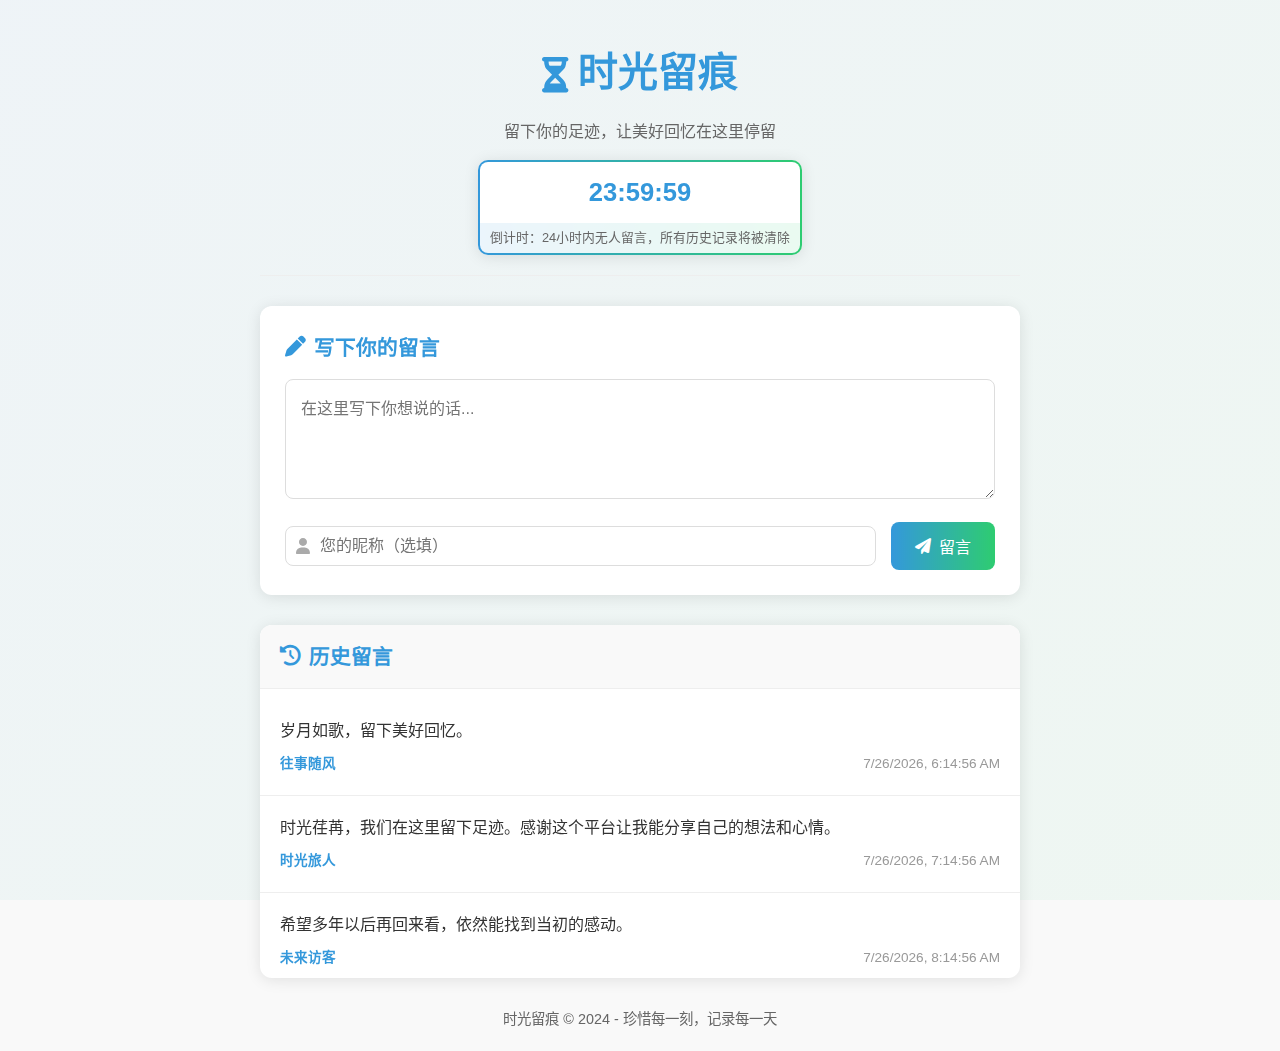
<file: index.html>
<!DOCTYPE html>
<html lang="zh-CN">
<head>
    <meta charset="UTF-8">
    <meta name="viewport" content="width=device-width, initial-scale=1.0">
    <title>时光留痕 - 让回忆永存</title>
    <link rel="stylesheet" href="css/style.css">
    <link rel="stylesheet" href="https://cdnjs.cloudflare.com/ajax/libs/font-awesome/6.0.0-beta3/css/all.min.css">
</head>
<body>
    <div class="container">
        <header>
            <div class="logo-container">
                <i class="fas fa-hourglass-half logo-icon"></i>
                <h1>时光留痕</h1>
            </div>
            <p class="slogan">留下你的足迹，让美好回忆在这里停留</p>
            <div class="timer-container">
                <div class="timer" id="timer">24:00:00</div>
                <p class="timer-info">倒计时：<span id="timer-explanation">24小时内无人留言，所有历史记录将被清除</span></p>
            </div>
        </header>
        
        <main>
            <section class="message-form">
                <h2><i class="fas fa-pen"></i> 写下你的留言</h2>
                <form id="message-form">
                    <textarea id="message-content" placeholder="在这里写下你想说的话..."></textarea>
                    <div class="form-footer">
                        <div class="input-group">
                            <i class="fas fa-user"></i>
                            <input type="text" id="username" placeholder="您的昵称（选填）">
                        </div>
                        <button type="submit"><i class="fas fa-paper-plane"></i> 留言</button>
                    </div>
                </form>
            </section>
            
            <section class="message-list">
                <h2><i class="fas fa-history"></i> 历史留言</h2>
                <div class="message-list-container">
                    <!-- JavaScript将在这里渲染留言 -->
                </div>
            </section>
        </main>
        
        <footer>
            <p>时光留痕 &copy; 2024 - 珍惜每一刻，记录每一天</p>
        </footer>
    </div>
    
    <div class="background-effect"></div>
    <script src="js/script.js"></script>
</body>
</html>
</file>
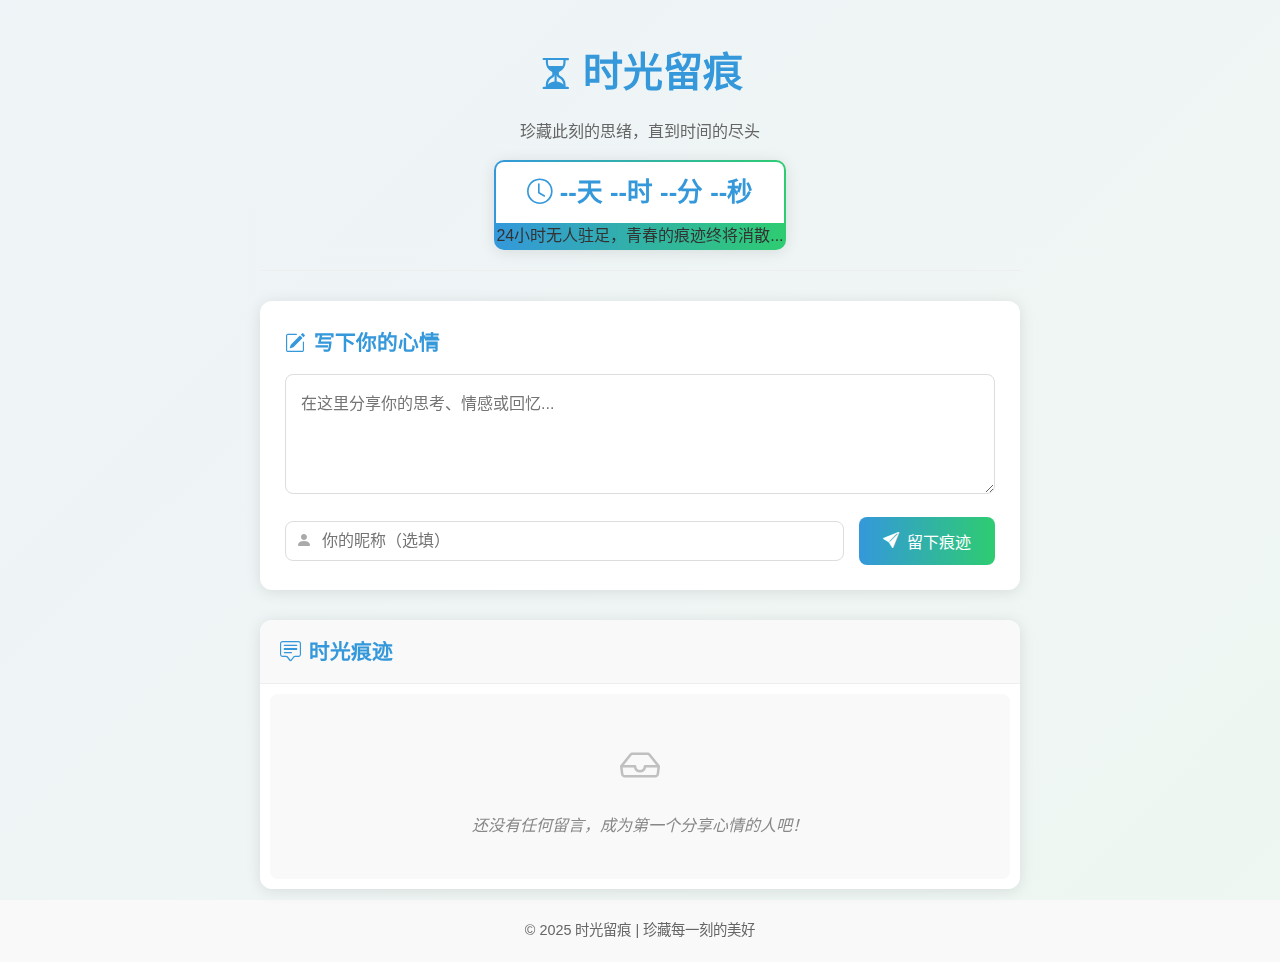
<file: src/main/resources/templates/index.html>
<!DOCTYPE html>
<html lang="zh-CN">
<head>
    <meta charset="UTF-8">
    <meta name="viewport" content="width=device-width, initial-scale=1.0">
    <title>时光留痕 - 珍藏此刻的思绪</title>
    <link rel="stylesheet" href="https://cdn.jsdelivr.net/npm/bootstrap-icons@1.10.0/font/bootstrap-icons.css">
    <link rel="stylesheet" href="/css/style.css">
    <link rel="stylesheet" href="https://fonts.googleapis.com/css2?family=Noto+Sans+SC:wght@300;400;500;700&display=swap">
    <meta name="description" content="时光留痕 - 在这里留下你的思绪，倾诉你的心声，直到时间结束的那一刻">
</head>
<body>
    <div class="background-effect"></div>
    
    <div class="container">
        <header>
            <div class="logo-container">
                <i class="bi bi-hourglass-split logo-icon"></i>
                <h1>时光留痕</h1>
            </div>
            <div class="slogan">珍藏此刻的思绪，直到时间的尽头</div>
            
            <div class="timer-container">
                <div class="timer" id="countdown">
                    <i class="bi bi-clock"></i> 
                    <span id="days">--</span>天
                    <span id="hours">--</span>时
                    <span id="minutes">--</span>分
                    <span id="seconds">--</span>秒
                </div>
                <div class="countdown-notice">
                    24小时无人驻足，青春的痕迹终将消散...
                </div>
            </div>
        </header>

        <main>
            <section class="message-form">
                <h2><i class="bi bi-pencil-square"></i> 写下你的心情</h2>
                <form id="messageForm">
                    <textarea id="messageContent" placeholder="在这里分享你的思考、情感或回忆..." required></textarea>
                    <div class="form-footer">
                        <div class="input-group">
                            <i class="bi bi-person-fill"></i>
                            <input type="text" id="username" placeholder="你的昵称（选填）">
                        </div>
                        <button type="submit">
                            <i class="bi bi-send-fill"></i> 留下痕迹
                        </button>
                    </div>
                </form>
            </section>

            <section class="message-list">
                <h2><i class="bi bi-chat-square-text"></i> 时光痕迹</h2>
                <div id="messageContainer">
                    <!-- 消息内容将通过JavaScript动态加载 -->
                    <div class="empty-message" id="emptyMessage">
                        <i class="bi bi-inbox" style="font-size: 2.5rem; display: block; margin-bottom: 15px; opacity: 0.5;"></i>
                        还没有任何留言，成为第一个分享心情的人吧！
                    </div>
                </div>
            </section>
        </main>

        <footer>
            <p>&copy; 2025 时光留痕 | 珍藏每一刻的美好</p>
        </footer>
    </div>

    <div class="notification" id="notification"></div>

    <script src="/js/script.js"></script>
</body>
</html>
</file>
<file: css/style.css>
* {
    margin: 0;
    padding: 0;
    box-sizing: border-box;
    font-family: 'Microsoft YaHei', Arial, sans-serif;
}

:root {
    --primary-color: #3498db;
    --secondary-color: #2ecc71;
    --text-color: #333;
    --light-text: #666;
    --border-color: #eee;
    --box-shadow: 0 2px 15px rgba(0, 0, 0, 0.1);
    --gradient-start: #3498db;
    --gradient-end: #2ecc71;
    --success-color: #2ecc71;
    --error-color: #e74c3c;
    --warning-color: #f39c12;
}

body {
    background-color: #f9f9f9;
    color: var(--text-color);
    line-height: 1.6;
    position: relative;
    min-height: 100vh;
}

.background-effect {
    position: fixed;
    top: 0;
    left: 0;
    width: 100%;
    height: 100%;
    background: linear-gradient(135deg, rgba(52, 152, 219, 0.05) 0%, rgba(46, 204, 113, 0.05) 100%);
    z-index: -1;
}

.container {
    max-width: 800px;
    margin: 0 auto;
    padding: 20px;
    position: relative;
}

header {
    text-align: center;
    margin-bottom: 30px;
    padding: 20px 0;
    border-bottom: 1px solid var(--border-color);
}

.logo-container {
    display: flex;
    align-items: center;
    justify-content: center;
    margin-bottom: 10px;
}

.logo-icon {
    font-size: 2.2rem;
    color: var(--primary-color);
    margin-right: 10px;
}

header h1 {
    font-size: 2.5rem;
    color: var(--primary-color);
    margin-bottom: 5px;
}

header .slogan {
    color: var(--light-text);
    font-size: 1rem;
    margin-bottom: 15px;
}

.timer-container {
    display: inline-block;
    background: linear-gradient(to right, var(--gradient-start), var(--gradient-end));
    padding: 2px;
    border-radius: 10px;
    box-shadow: var(--box-shadow);
}

.timer {
    background-color: white;
    border-radius: 8px 8px 0 0;
    padding: 10px 20px;
    color: var(--primary-color);
    font-size: 1.6rem;
    font-weight: bold;
}

.timer-info {
    text-align: center;
    background-color: rgba(255, 255, 255, 0.9);
    border-radius: 0 0 8px 8px;
    padding: 5px 10px;
    font-size: 0.8rem;
    color: var(--light-text);
}

main {
    display: flex;
    flex-direction: column;
    gap: 30px;
}

.message-form {
    background-color: white;
    padding: 25px;
    border-radius: 12px;
    box-shadow: var(--box-shadow);
    transition: transform 0.3s ease;
}

.message-form:hover {
    transform: translateY(-5px);
}

.message-form h2 {
    margin-bottom: 15px;
    color: var(--primary-color);
    font-size: 1.3rem;
    display: flex;
    align-items: center;
}

.message-form h2 i {
    margin-right: 8px;
}

.message-form textarea {
    width: 100%;
    padding: 15px;
    border: 1px solid #ddd;
    border-radius: 8px;
    resize: vertical;
    min-height: 120px;
    margin-bottom: 15px;
    font-size: 1rem;
    transition: border-color 0.3s;
}

.message-form textarea:focus {
    outline: none;
    border-color: var(--primary-color);
    box-shadow: 0 0 0 3px rgba(52, 152, 219, 0.1);
}

.form-footer {
    display: flex;
    justify-content: space-between;
    align-items: center;
}

.input-group {
    flex: 1;
    display: flex;
    align-items: center;
    border: 1px solid #ddd;
    border-radius: 8px;
    padding: 0 10px;
    margin-right: 15px;
    transition: border-color 0.3s;
}

.input-group:focus-within {
    border-color: var(--primary-color);
    box-shadow: 0 0 0 3px rgba(52, 152, 219, 0.1);
}

.input-group i {
    color: #aaa;
    margin-right: 5px;
}

.input-group input {
    flex: 1;
    padding: 10px 5px;
    border: none;
    font-size: 1rem;
    background: transparent;
}

.input-group input:focus {
    outline: none;
}

.message-form button {
    background: linear-gradient(to right, var(--gradient-start), var(--gradient-end));
    color: white;
    border: none;
    padding: 12px 24px;
    border-radius: 8px;
    cursor: pointer;
    font-size: 1rem;
    transition: all 0.3s;
    display: flex;
    align-items: center;
    justify-content: center;
}

.message-form button i {
    margin-right: 8px;
}

.message-form button:hover {
    transform: translateY(-2px);
    box-shadow: 0 5px 15px rgba(46, 204, 113, 0.3);
}

.message-list {
    background-color: white;
    border-radius: 12px;
    box-shadow: var(--box-shadow);
    overflow: hidden;
}

.message-list h2 {
    padding: 15px 20px;
    background-color: #f9f9f9;
    border-bottom: 1px solid var(--border-color);
    font-size: 1.3rem;
    color: var(--primary-color);
    display: flex;
    align-items: center;
}

.message-list h2 i {
    margin-right: 8px;
}

.message {
    padding: 20px;
    border-bottom: 1px solid var(--border-color);
    position: relative;
    transition: background-color 0.3s;
    opacity: 0;
    transform: translateY(10px);
    animation: fadeIn 0.5s forwards;
}

@keyframes fadeIn {
    to {
        opacity: 1;
        transform: translateY(0);
    }
}

.message:hover {
    background-color: #f9f9f9;
}

.message:last-child {
    border-bottom: none;
}

.message-content {
    margin-bottom: 10px;
    line-height: 1.5;
}

.message-meta {
    display: flex;
    justify-content: space-between;
    font-size: 0.85rem;
    color: #888;
}

.username {
    font-weight: bold;
    color: var(--primary-color);
}

.timestamp {
    color: #999;
}

.empty-message {
    padding: 40px 20px;
    text-align: center;
    color: #888;
    font-style: italic;
    background-color: #f9f9f9;
    border-radius: 8px;
    margin: 10px;
}

/* 通知样式 */
.notification {
    position: fixed;
    top: 20px;
    right: 20px;
    padding: 15px 25px;
    border-radius: 8px;
    color: white;
    font-weight: bold;
    box-shadow: 0 4px 12px rgba(0, 0, 0, 0.15);
    z-index: 1000;
    opacity: 0;
    transform: translateX(30px);
    transition: all 0.3s ease;
}

.notification.show {
    opacity: 1;
    transform: translateX(0);
}

.notification.success {
    background-color: var(--success-color);
}

.notification.error {
    background-color: var(--error-color);
}

.notification.warning {
    background-color: var(--warning-color);
}

footer {
    text-align: center;
    padding-top: 30px;
    color: var(--light-text);
    font-size: 0.9rem;
}

@media (max-width: 768px) {
    .container {
        padding: 15px;
    }
    
    header h1 {
        font-size: 2rem;
    }
    
    .form-footer {
        flex-direction: column;
    }
    
    .input-group {
        width: 100%;
        margin-right: 0;
        margin-bottom: 15px;
    }
    
    .message-form button {
        width: 100%;
    }
    
    .timer {
        font-size: 1.4rem;
    }
    
    .notification {
        left: 20px;
        right: 20px;
        text-align: center;
    }
}
</file>
